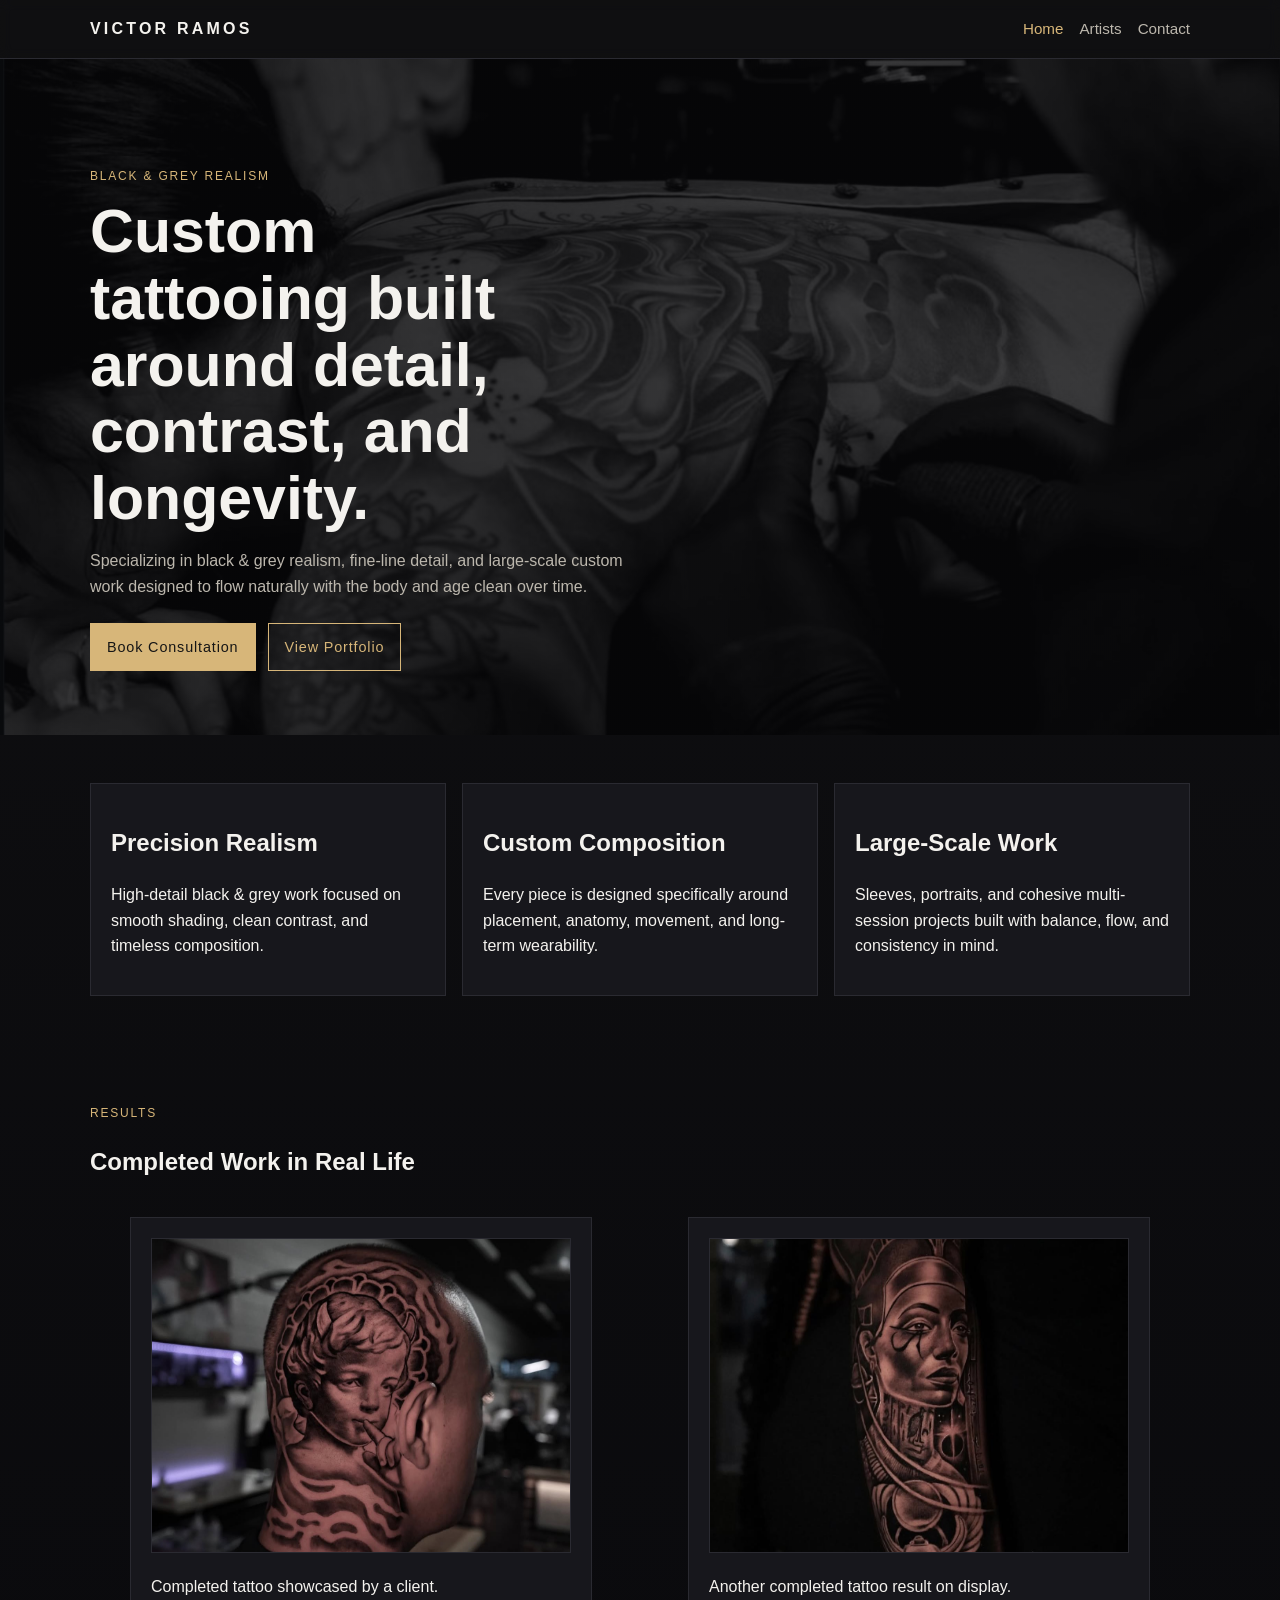
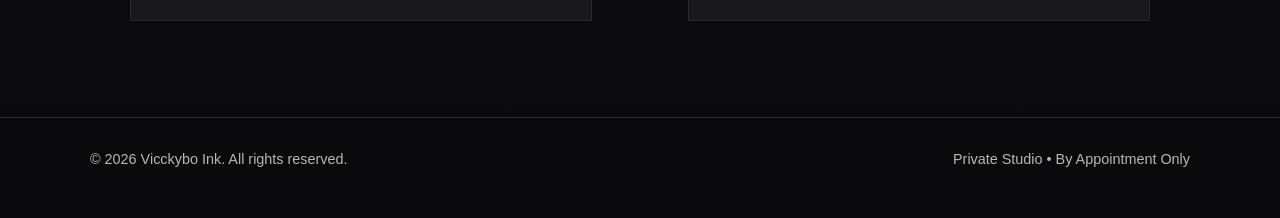
<file: index.html>
<!doctype html>
<html lang="en">
<head>
  <meta charset="UTF-8" />
  <meta name="viewport" content="width=device-width, initial-scale=1.0" />
  <title>Victor Ramos — Premium Tattoo Studio</title>
  <meta name="description" content="Victor Ramos is a premium tattoo studio blending precision craft with high-fashion creative direction." />
  <meta property="og:title" content="Victor Ramos — Premium Tattoo Studio" />
  <meta property="og:description" content="A high-fashion inspired tattoo studio with world-class artists and custom work." />
  <meta property="og:type" content="website" />
  <meta property="og:url" content="https://your-username.github.io/your-repo/" />
  <link rel="stylesheet" href="styles.css" />
</head>
<body>
  <header class="site-header">
    <div class="container nav-wrap">
      <a href="index.html" class="brand">VICTOR RAMOS</a>
      <nav>
        <ul class="nav-links">
          <li><a href="index.html" aria-current="page">Home</a></li>
          <li><a href="artists.html">Artists</a></li>
          <li><a href="contact.html">Contact</a></li>
        </ul>
      </nav>
    </div>
  </header>

  <main>
    <section class="hero hero-photo">
      <div class="container hero-content">
        <p class="eyebrow">BLACK & GREY REALISM</p>
        <h1>Custom tattooing built around detail, contrast, and longevity.</h1>
        <p class="lead">Specializing in black & grey realism, fine-line detail, and large-scale custom work designed to flow naturally with the body and age clean over time.</p>
        <div class="hero-actions">
          <a class="btn btn-primary" href="contact.html">Book Consultation</a>
          <a class="btn btn-secondary" href="artists.html">View Portfolio</a>
        </div>
      </div>
    </section>

    <section class="section">
      <div class="container grid three-col">
        <article class="card">
          <h2>Precision Realism</h2>
          <p>High-detail black & grey work focused on smooth shading, clean contrast, and timeless composition.</p>
        </article>
        <article class="card">
          <h2>Custom Composition</h2>
          <p>Every piece is designed specifically around placement, anatomy, movement, and long-term wearability.</p>
        </article>
        <article class="card">
          <h2>Large-Scale Work</h2>
          <p>Sleeves, portraits, and cohesive multi-session projects built with balance, flow, and consistency in mind.</p>
        </article>
      </div>
    </section>

    <section class="section">
      <div class="container">
        <p class="eyebrow">RESULTS</p>
        <h2>Completed Work in Real Life</h2>
        <div class="grid two-col">
          <figure class="card">
            <img class="card-image" src="Site Images/IMG_3566.JPG" alt="Client displaying a completed black and grey tattoo." loading="lazy" />
            <figcaption>Completed tattoo showcased by a client.</figcaption>
          </figure>
          <figure class="card">
            <img class="card-image" src="Site Images/IMG_3567.JPG" alt="Client displaying a completed tattoo with healed contrast and detail." loading="lazy" />
            <figcaption>Another completed tattoo result on display.</figcaption>
          </figure>
        </div>
      </div>
    </section>
  </main>

  <footer class="site-footer">
    <div class="container footer-wrap">
<p>© <span id="year"></span> Vicckybo Ink. All rights reserved.</p>
      <p>Private Studio • By Appointment Only</p>
    </div>
  </footer>

  <script src="script.js"></script>
</body>
</html>
</file>
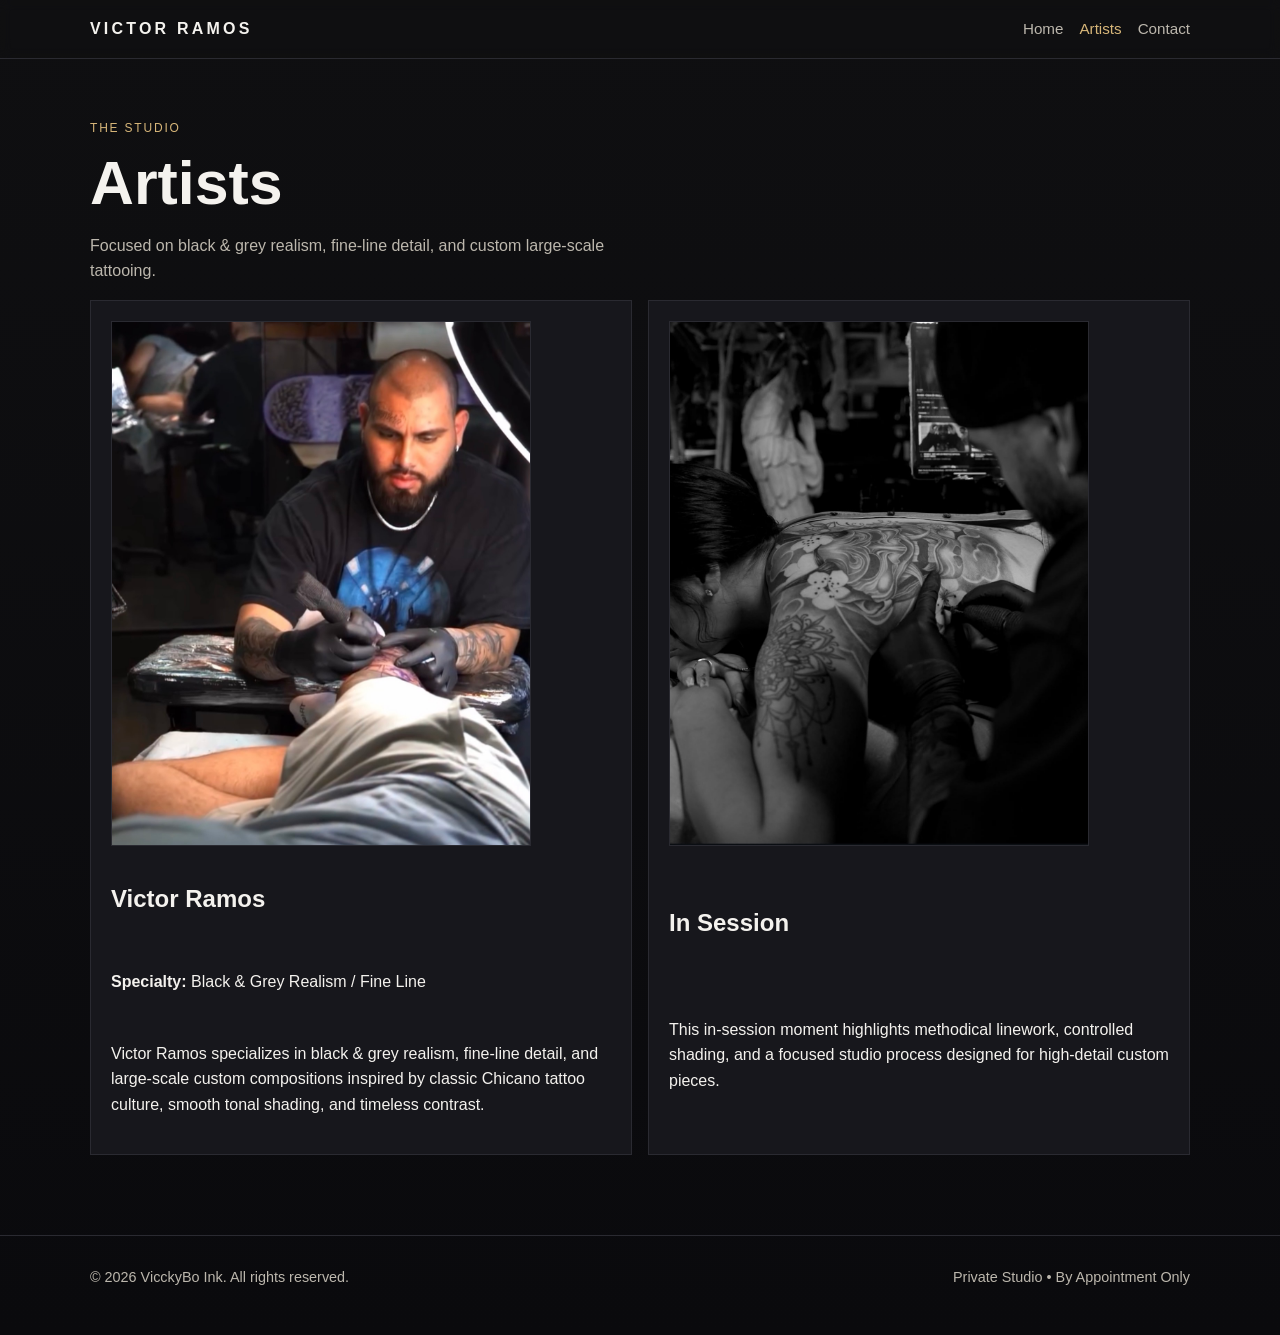
<file: artists.html>
<!doctype html>
<html lang="en">
<head>
  <meta charset="UTF-8" />
  <meta name="viewport" content="width=device-width, initial-scale=1.0" />
  <title>Artists — Victor Ramos</title>
  <meta name="description" content="Meet the artists at Victor Ramos, a premium tattoo studio focused on custom, editorial-quality work." />
  <link rel="stylesheet" href="styles.css" />
</head>
<body>
  <header class="site-header">
    <div class="container nav-wrap">
      <a href="index.html" class="brand">VICTOR RAMOS</a>
      <nav>
        <ul class="nav-links">
          <li><a href="index.html">Home</a></li>
          <li><a href="artists.html" aria-current="page">Artists</a></li>
          <li><a href="contact.html">Contact</a></li>
        </ul>
      </nav>
    </div>
  </header>

  <main class="section">
    <div class="container">
      <p class="eyebrow">THE STUDIO</p>
      <h1>Artists</h1>
      <p class="lead">Focused on black & grey realism, fine-line detail, and custom large-scale tattooing.</p>

      <div class="grid two-col">
        <article class="card artist-card">
          <img class="artist-image" src="Site Images/IMG_3570.jpg" alt="Tattoo artist actively tattooing a client with his face visible." loading="lazy" />
          <h2>Victor Ramos</h2>
          <p><strong>Specialty:</strong> Black & Grey Realism / Fine Line</p>
          <p>Victor Ramos specializes in black & grey realism, fine-line detail, and large-scale custom compositions inspired by classic Chicano tattoo culture, smooth tonal shading, and timeless contrast.</p>
        </article>

        <article class="card artist-card">
          <img class="artist-image" src="Site Images/IMG_3568.jpg" alt="Tattoo artist working from behind while tattooing a client." loading="lazy" />
          <h2>In Session</h2>
          <p>This in-session moment highlights methodical linework, controlled shading, and a focused studio process designed for high-detail custom pieces.</p>
        </article>
      </div>
    </div>
  </main>

  <footer class="site-footer">
    <div class="container footer-wrap">
<p>© <span id="year"></span> VicckyBo Ink. All rights reserved.</p>
      <p>Private Studio • By Appointment Only</p>
    </div>
  </footer>

  <script src="script.js"></script>
</body>
</html>
</file>
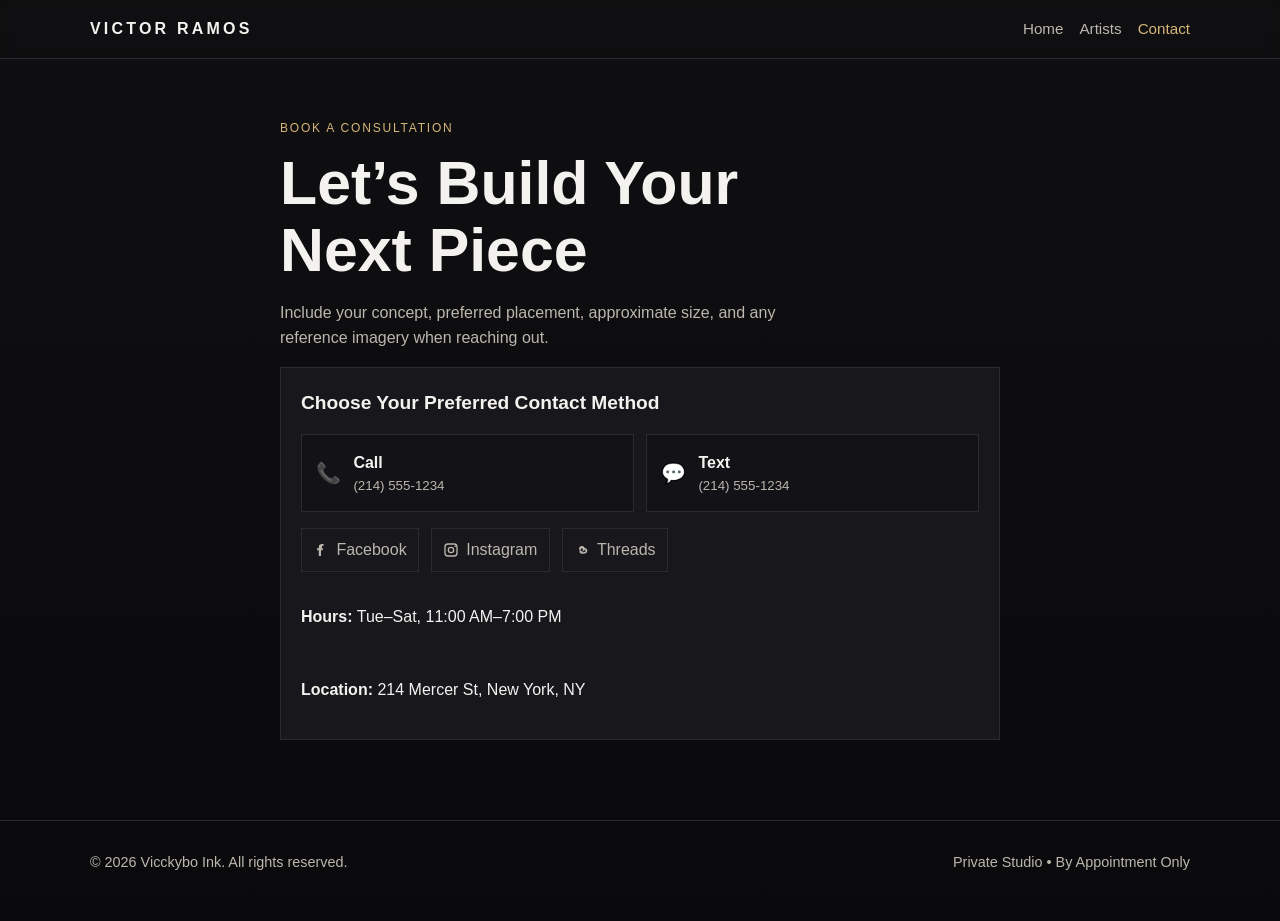
<file: contact.html>
<!doctype html>
<html lang="en">
<head>
  <meta charset="UTF-8" />
  <meta name="viewport" content="width=device-width, initial-scale=1.0" />
  <title>Contact — Victor Ramos</title>
  <meta name="description" content="Contact Victor Ramos to request your tattoo consultation." />
  <link rel="stylesheet" href="styles.css" />
</head>
<body>
  <header class="site-header">
    <div class="container nav-wrap">
      <a href="index.html" class="brand">VICTOR RAMOS</a>
      <nav>
        <ul class="nav-links">
          <li><a href="index.html">Home</a></li>
          <li><a href="artists.html">Artists</a></li>
          <li><a href="contact.html" aria-current="page">Contact</a></li>
        </ul>
      </nav>
    </div>
  </header>

  <main class="section">
    <div class="container narrow">
      <p class="eyebrow">BOOK A CONSULTATION</p>
      <h1>Let’s Build Your Next Piece</h1>
      <p class="lead">Include your concept, preferred placement, approximate size, and any reference imagery when reaching out.</p>

      <div class="card contact-card">
        <h2 class="contact-heading">Choose Your Preferred Contact Method</h2>

        <div class="contact-actions" aria-label="Direct contact methods">
          <a class="contact-action" href="tel:+12145551234" aria-label="Call Victor Ramos at (214) 555-1234">
            <span class="contact-icon" aria-hidden="true">📞</span>
            <span>
              <strong>Call</strong>
              <small>(214) 555-1234</small>
            </span>
          </a>

          <a class="contact-action" href="sms:+12145551234" aria-label="Text Victor Ramos at (214) 555-1234">
            <span class="contact-icon" aria-hidden="true">💬</span>
            <span>
              <strong>Text</strong>
              <small>(214) 555-1234</small>
            </span>
          </a>
        </div>

        <div class="social-links" aria-label="Social media links">
          <a class="social-link" href="https://www.facebook.com/victorramos" target="_blank" rel="noopener noreferrer" aria-label="Visit Victor Ramos on Facebook">
            <svg viewBox="0 0 24 24" aria-hidden="true"><path d="M13.5 8.5V7c0-.8.2-1.2 1.3-1.2H16V3.2c-.3 0-1.4-.2-2.7-.2-2.7 0-4.6 1.6-4.6 4.7v1.8H6v3h2.7V21h3.3v-8.5h2.6l.4-3h-3Z"/></svg>
            <span>Facebook</span>
          </a>

          <a class="social-link" href="https://www.instagram.com/victorramos.studio" target="_blank" rel="noopener noreferrer" aria-label="Visit Victor Ramos on Instagram">
            <svg viewBox="0 0 24 24" aria-hidden="true"><path d="M7.5 2h9A5.5 5.5 0 0 1 22 7.5v9A5.5 5.5 0 0 1 16.5 22h-9A5.5 5.5 0 0 1 2 16.5v-9A5.5 5.5 0 0 1 7.5 2Zm0 2A3.5 3.5 0 0 0 4 7.5v9A3.5 3.5 0 0 0 7.5 20h9a3.5 3.5 0 0 0 3.5-3.5v-9A3.5 3.5 0 0 0 16.5 4h-9Zm10.8 1.3a1.2 1.2 0 1 1 0 2.4 1.2 1.2 0 0 1 0-2.4ZM12 7a5 5 0 1 1 0 10 5 5 0 0 1 0-10Zm0 2a3 3 0 1 0 0 6 3 3 0 0 0 0-6Z"/></svg>
            <span>Instagram</span>
          </a>

          <a class="social-link" href="https://www.threads.net/@victorramos.studio" target="_blank" rel="noopener noreferrer" aria-label="Visit Victor Ramos on Threads">
            <svg viewBox="0 0 24 24" aria-hidden="true"><path d="M16.2 10.2c-.2-2.7-1.8-4.3-4.3-4.3-2.6 0-4.3 1.8-4.3 4.4 0 2.5 1.6 4.2 4.1 4.2 1.5 0 2.8-.6 3.7-1.7.3-.3.5-.7.7-1.2.8.4 1.3.9 1.3 1.7 0 1.2-1.2 2.2-3.2 2.2-2 0-3.5-.9-4.5-2.4l-2 1.4c1.4 2.1 3.7 3.3 6.5 3.3 3.4 0 5.8-1.8 5.8-4.5 0-2.3-1.7-3.8-4-4.6Zm-1.6-.4c-.5-.2-1-.3-1.5-.4l-.4 1.9c.4.1.8.2 1.1.3a4 4 0 0 1-.2.7c-.4.8-1.1 1.3-2 1.3-1.1 0-1.8-.7-1.8-1.9 0-1.2.8-2 2-2 .9 0 1.5.5 1.8 1.3.1.2.1.5.1.8.3 0 .6.1.9.2Z"/></svg>
            <span>Threads</span>
          </a>
        </div>

        <p><strong>Hours:</strong> Tue–Sat, 11:00 AM–7:00 PM</p>
        <p><strong>Location:</strong> 214 Mercer St, New York, NY</p>
      </div>
    </div>
  </main>

  <footer class="site-footer">
    <div class="container footer-wrap">
<p>© <span id="year"></span> Vicckybo Ink. All rights reserved.</p>
      <p>Private Studio • By Appointment Only</p>
    </div>
  </footer>

  <script src="script.js"></script>
</body>
</html>
</file>
<file: styles.css>
:root {
  --bg: #0f0f11;
  --panel: #17171c;
  --text: #f4f2ee;
  --muted: #bcb7ad;
  --accent: #d7b679;
  --line: #2a2a31;
}

* { box-sizing: border-box; }

body {
  margin: 0;
  font-family: "Helvetica Neue", Helvetica, Arial, sans-serif;
  color: var(--text);
  background: linear-gradient(180deg, #0f0f11 0%, #0a0a0d 100%);
  line-height: 1.6;
}

.container {
  width: min(1100px, 92vw);
  margin: 0 auto;
}

.site-header {
  border-bottom: 1px solid var(--line);
  backdrop-filter: blur(6px);
}

.nav-wrap {
  display: flex;
  align-items: center;
  justify-content: space-between;
  padding: 1rem 0;
}

.brand {
  color: var(--text);
  text-decoration: none;
  letter-spacing: 0.2em;
  font-weight: 700;
}

.nav-links {
  list-style: none;
  display: flex;
  gap: 1rem;
  margin: 0;
  padding: 0;
}

.nav-links a {
  color: var(--muted);
  text-decoration: none;
  font-size: 0.95rem;
}

.nav-links a[aria-current="page"],
.nav-links a:hover {
  color: var(--accent);
}

.hero {
  padding: 6rem 0 4rem;
}

.eyebrow {
  text-transform: uppercase;
  letter-spacing: 0.15em;
  color: var(--accent);
  font-size: 0.75rem;
}

h1 {
  font-size: clamp(2rem, 5vw, 3.8rem);
  line-height: 1.1;
  margin: 0.25rem 0 1rem;
  max-width: 14ch;
}

.lead {
  color: var(--muted);
  max-width: 60ch;
}

.hero-actions {
  display: flex;
  gap: 0.75rem;
  flex-wrap: wrap;
  margin-top: 1.5rem;
}

.btn {
  display: inline-block;
  border: 1px solid var(--accent);
  text-decoration: none;
  padding: 0.7rem 1rem;
  font-size: 0.9rem;
  letter-spacing: 0.06em;
}

.btn-primary {
  background: var(--accent);
  color: #151515;
}

.btn-secondary {
  color: var(--accent);
}

.section {
  padding: 3rem 0;
}

.grid {
  display: grid;
  gap: 1rem;
}

.two-col { grid-template-columns: repeat(auto-fit, minmax(240px, 1fr)); }
.three-col { grid-template-columns: repeat(auto-fit, minmax(220px, 1fr)); }

.card {
  background: var(--panel);
  border: 1px solid var(--line);
  padding: 1.25rem;
}

.narrow { max-width: 720px; }

.site-footer {
  border-top: 1px solid var(--line);
  margin-top: 2rem;
}

.footer-wrap {
  display: flex;
  flex-wrap: wrap;
  justify-content: space-between;
  gap: 0.75rem;
  padding: 1rem 0 2rem;
  color: var(--muted);
  font-size: 0.9rem;
}

.contact-card {
  display: grid;
  gap: 1rem;
}

.contact-heading {
  margin: 0;
  font-size: 1.2rem;
}

.contact-actions {
  display: grid;
  grid-template-columns: repeat(auto-fit, minmax(220px, 1fr));
  gap: 0.75rem;
}

.contact-action {
  display: flex;
  align-items: center;
  gap: 0.75rem;
  text-decoration: none;
  color: var(--text);
  border: 1px solid var(--line);
  background: #121217;
  padding: 0.9rem;
}

.contact-action:hover,
.contact-action:focus-visible {
  border-color: var(--accent);
}

.contact-icon {
  font-size: 1.25rem;
}

.contact-action strong,
.contact-action small {
  display: block;
}

.contact-action small {
  color: var(--muted);
}

.social-links {
  display: flex;
  flex-wrap: wrap;
  gap: 0.75rem;
}

.social-link {
  display: inline-flex;
  align-items: center;
  gap: 0.45rem;
  border: 1px solid var(--line);
  padding: 0.5rem 0.7rem;
  color: var(--muted);
  text-decoration: none;
}

.social-link:hover,
.social-link:focus-visible {
  color: var(--accent);
  border-color: var(--accent);
}

.social-link svg {
  width: 1rem;
  height: 1rem;
  fill: currentColor;
}


.hero-photo {
  background-image: linear-gradient(rgba(8,8,10,.72), rgba(8,8,10,.72)), url("Site Images/IMG_3568.jpg");
  background-size: cover;
  background-position: center;
}

.card-image {
  width: 100%;
  aspect-ratio: 4 / 3;
  object-fit: cover;
  border: 1px solid var(--line);
  margin-bottom: 0.85rem;
}

.artist-card {
  display: grid;
  gap: 0.9rem;
}

.artist-image {
  width: 100%;
  max-width: 420px;
  aspect-ratio: 4 / 5;
  object-fit: cover;
  border: 1px solid var(--line);
}

.contact-feature {
  margin: 0 0 1rem;
}

.contact-feature img {
  width: 100%;
  aspect-ratio: 16 / 9;
  object-fit: cover;
  border: 1px solid var(--line);
}
</file>
